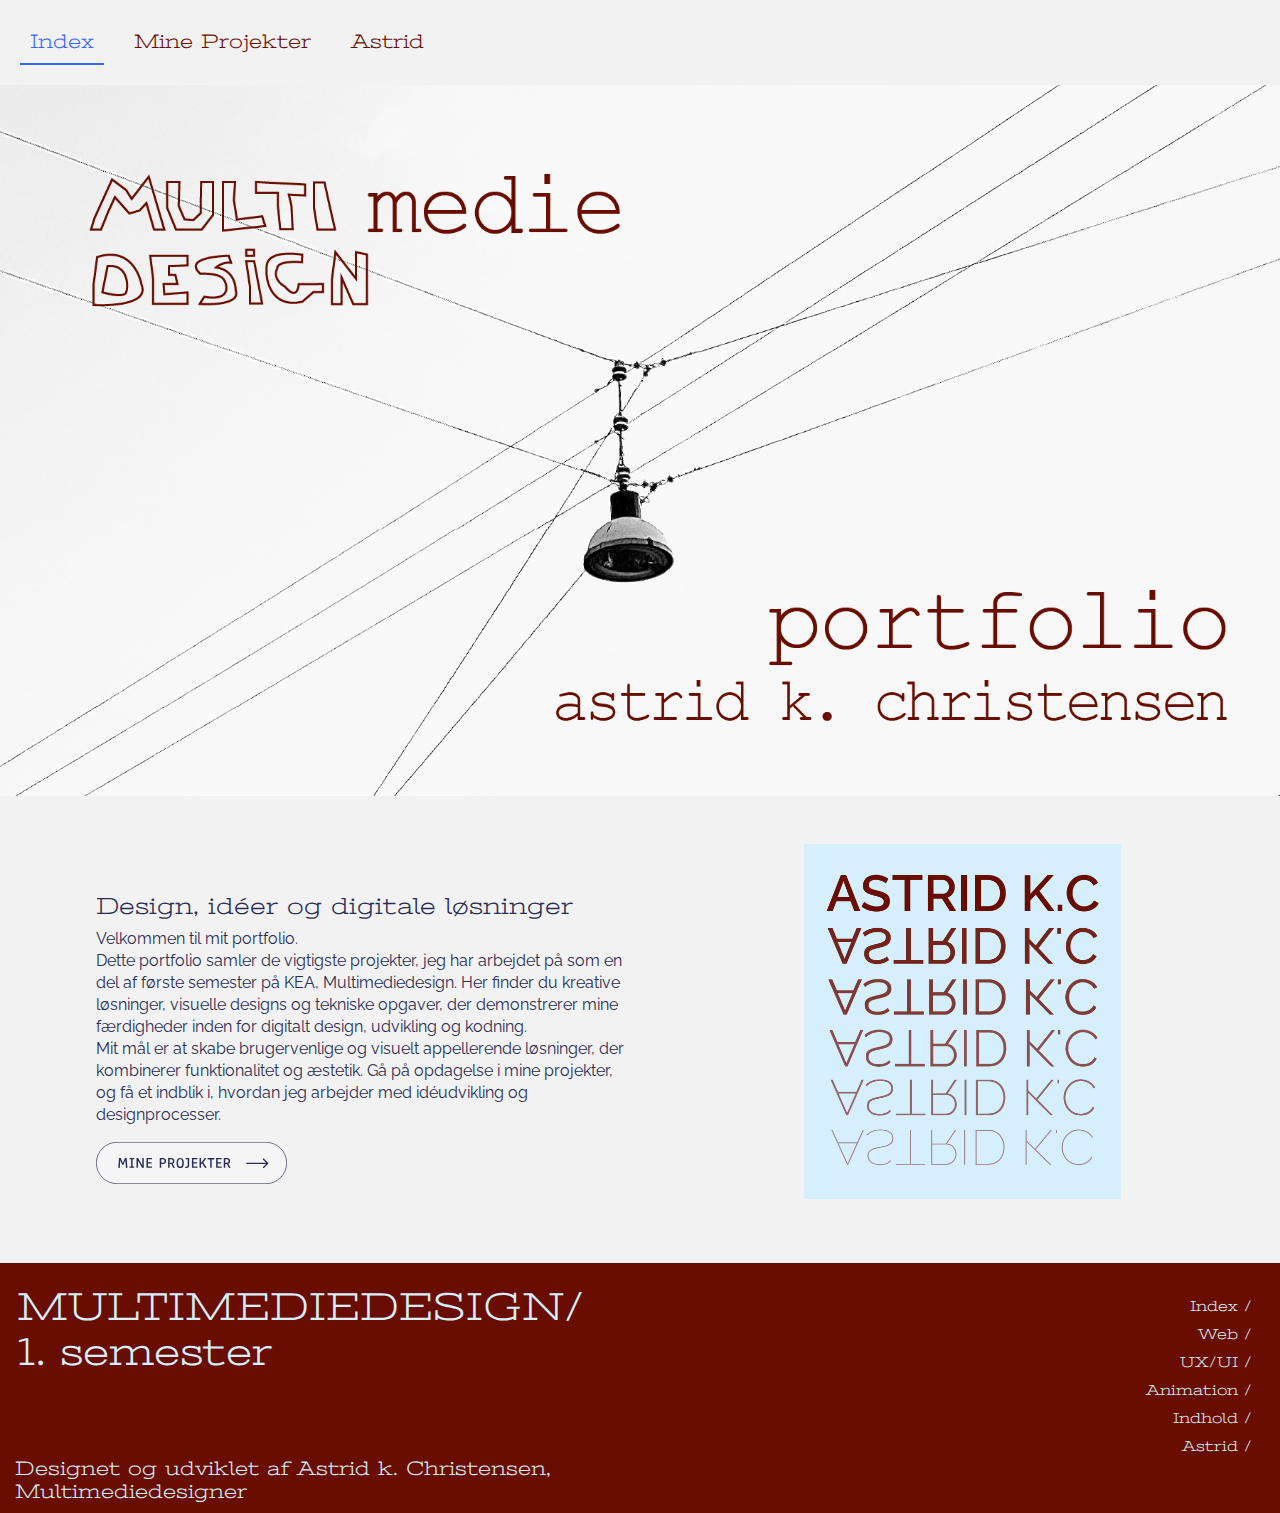
<file: index.html>
<!DOCTYPE html>
<html lang="da">

<head>
    <meta charset="UTF-8">
    <meta name="viewport" content="width=device-width, initial-scale=1.0">
    <meta name="robots" content="noindex, nofollow">
    <link
        href="https://fonts.googleapis.com/css2?family=Anaheim:wght@400..800&family=Cormorant+Garamond:ital,wght@0,300;0,400;0,500;0,600;0,700;1,300;1,400;1,500;1,600;1,700&family=Courier+Prime:ital,wght@0,400;0,700;1,400;1,700&family=JetBrains+Mono:ital,wght@0,100..800;1,100..800&family=Joan&family=Jomolhari&family=Libre+Franklin:ital,wght@0,100..900;1,100..900&family=Montserrat:ital,wght@0,100..900;1,100..900&family=Neuton:ital,wght@0,200;0,300;0,400;0,700;0,800;1,400&family=PT+Serif:ital,wght@0,400;0,700;1,400;1,700&family=Raleway:ital,wght@0,100..900;1,100..900&family=Stint+Ultra+Expanded&family=Yanone+Kaffeesatz:wght@200..700&display=swap"
        rel="stylesheet">
    <title>Portfolio Eksamen</title>
    <link rel="stylesheet" href="style.css">
    <link rel="stylesheet" href="menu.css">
</head>

<body>
    <header>
        <nav>
            <ul class="menu">
                <li><a href="index.html" class="active">Index</a></li>
                <li>
                    <a href="mine_projekter.html">Mine Projekter</a>

                    <ul class="dropdown">
                        <li><a href="web.html">Grundlæggende web</a></li>
                        <li><a href="ux_ui.html">Grundlæggende ux/ui</a></li>
                        <li><a href="animation.html">Grundlæggende animation</a></li>
                        <li><a href="indhold.html">Grundlæggende indhold</a></li>
                    </ul>
                </li>
                <li><a href="astrid.html">Astrid</a></li>
            </ul>
            <div class="burger">
                <div class="line"></div>
                <div class="line"></div>
                <div class="line"></div>
            </div>
        </nav>
    </header>
    <main>
        <div>
            <img src="billeder/hero_m_tekst.webp" alt="hero">
        </div>

        <div class="forside">
            <div>
                <h2>Design, idéer og digitale løsninger</h2>
                <p>Velkommen til mit portfolio. <br>Dette portfolio samler de vigtigste projekter, jeg har arbejdet på
                    som en
                    del af første
                    semester på KEA, Multimediedesign. Her finder du kreative løsninger, visuelle designs og tekniske
                    opgaver, der
                    demonstrerer mine færdigheder inden for digitalt design, udvikling og kodning. <br>Mit mål er at
                    skabe
                    brugervenlige og
                    visuelt appellerende løsninger, der kombinerer funktionalitet og æstetik. Gå på opdagelse i mine
                    projekter, og få et
                    indblik i, hvordan jeg arbejder med idéudvikling og designprocesser.</p>

                <a href="mine_projekter.html">
                    <img src="knapper/forside_knap.svg" alt="Mine projekter knap" class="projekt_knap">
                </a>

            </div>
            <div><img src="billeder/navn_billede.webp" alt="navn billede" class="navn_billede"></div>
        </div>





    </main>
    <footer>
        <div>
            <div class="h1_footer">
                <h1 class="tekst_multi_footer">MULTIMEDIEDESIGN/ <br> 1. semester</h1>
            </div>

            <div class="navigation">
                <ul class="footer_nav_1">

                    <li><a href="index.html">Index /</a></li>
                    <li><a href="web.html">Web /</a></li>
                    <li><a href="ux_ui.html">UX/UI /</a></li>
                    <li><a href="animation.html">Animation /</a></li>
                    <li><a href="indhold.html">Indhold /</a></li>
                    <li><a href="astrid.html">Astrid /</a></li>

                </ul>
            </div>

            <div>
                <h2 class="tekst_navn_footer"> Designet og udviklet af Astrid k. Christensen, <br>
                    Multimediedesigner</h2>
            </div>
        </div>
    </footer>
    <script src="menu.js" defer></script>



</body>

</html>
</file>
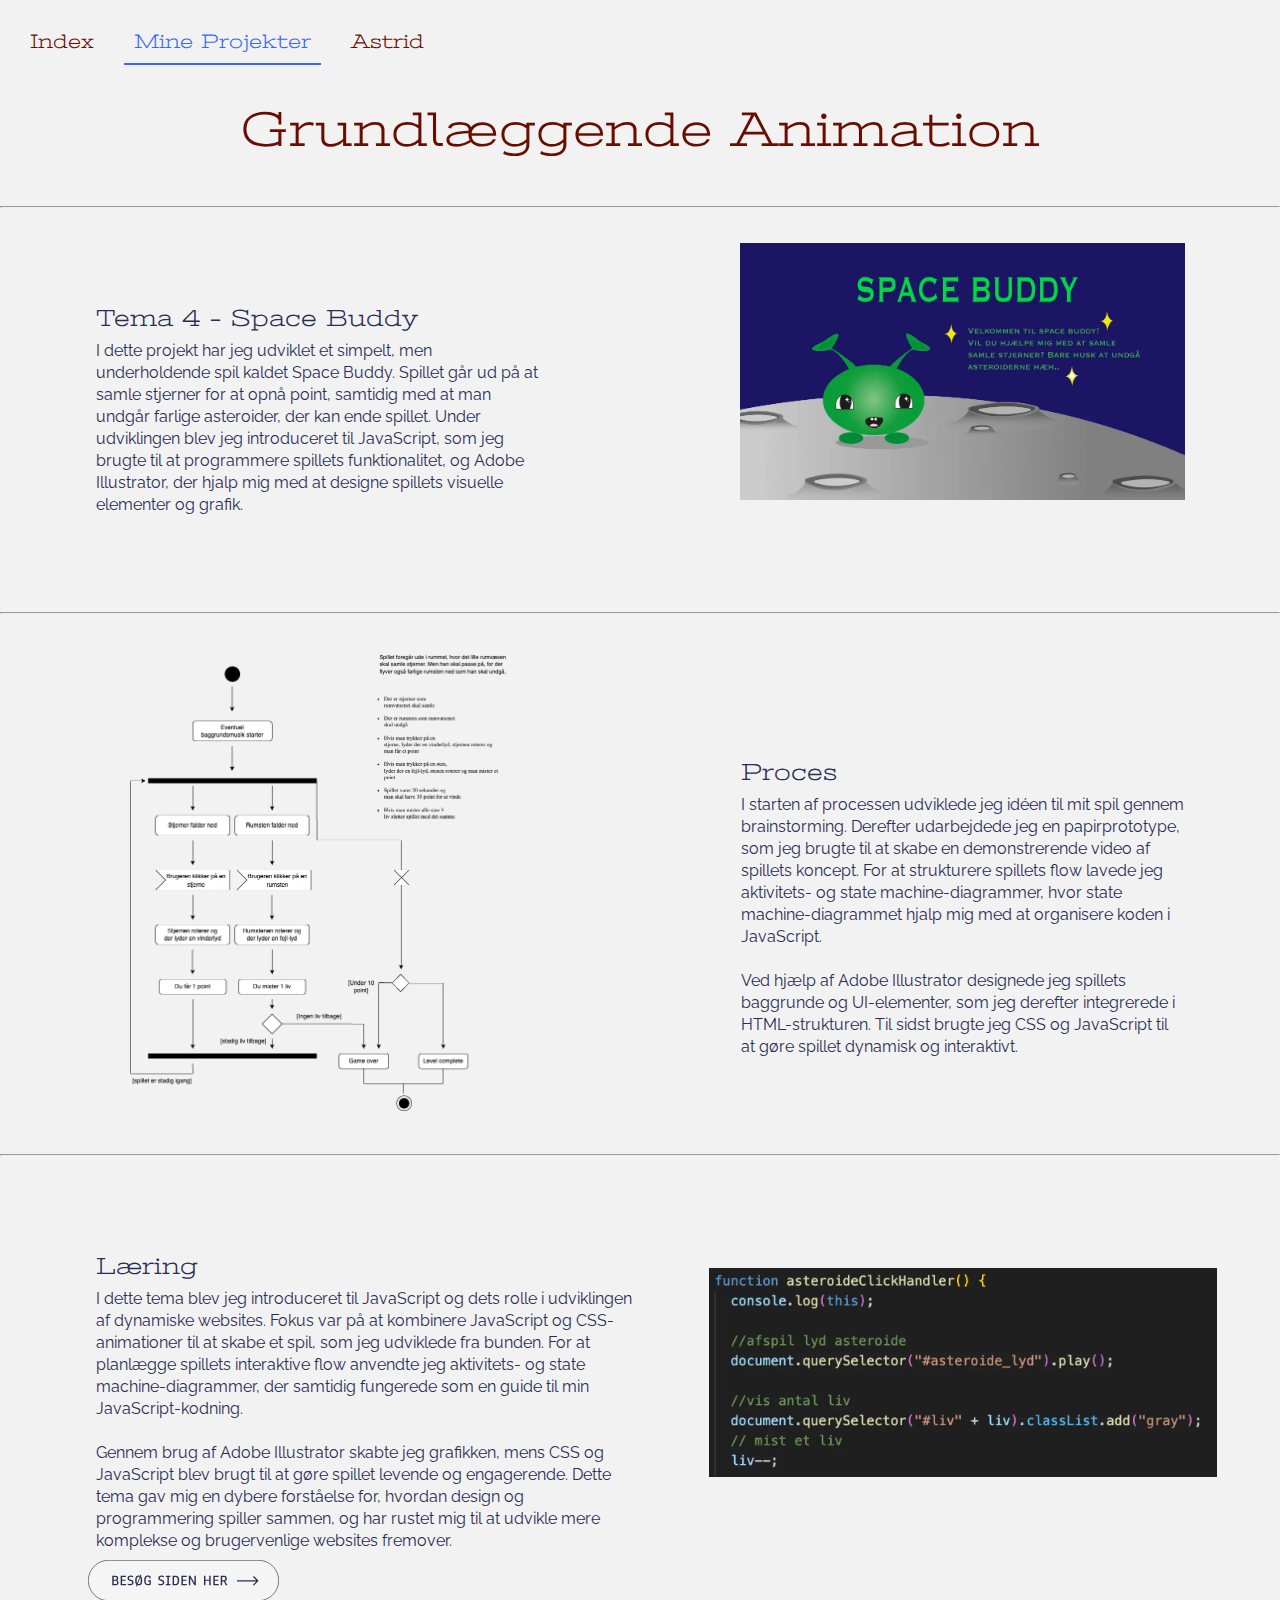
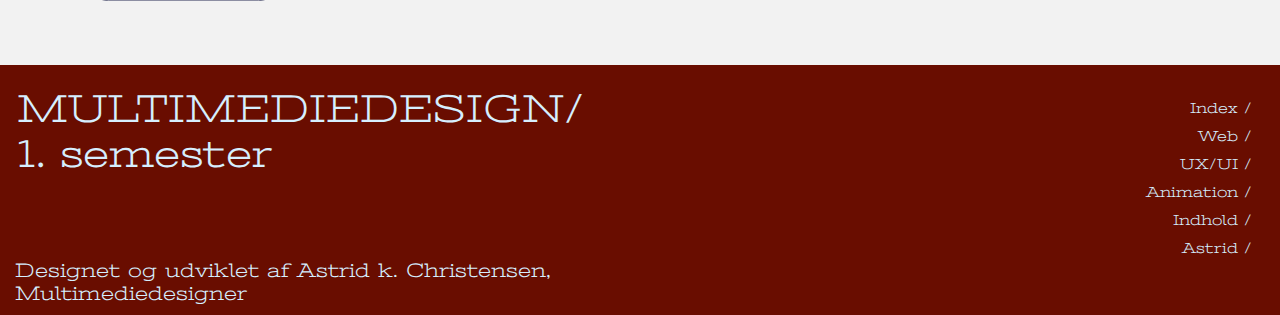
<file: animation.html>
<!DOCTYPE html>
<html lang="da">

<head>
    <meta charset="UTF-8">
    <meta name="viewport" content="width=device-width, initial-scale=1.0">
    <meta name="robots" content="noindex, nofollow">
    <link
        href="https://fonts.googleapis.com/css2?family=Anaheim:wght@400..800&family=Cormorant+Garamond:ital,wght@0,300;0,400;0,500;0,600;0,700;1,300;1,400;1,500;1,600;1,700&family=Courier+Prime:ital,wght@0,400;0,700;1,400;1,700&family=JetBrains+Mono:ital,wght@0,100..800;1,100..800&family=Joan&family=Jomolhari&family=Libre+Franklin:ital,wght@0,100..900;1,100..900&family=Montserrat:ital,wght@0,100..900;1,100..900&family=Neuton:ital,wght@0,200;0,300;0,400;0,700;0,800;1,400&family=PT+Serif:ital,wght@0,400;0,700;1,400;1,700&family=Raleway:ital,wght@0,100..900;1,100..900&family=Stint+Ultra+Expanded&family=Yanone+Kaffeesatz:wght@200..700&display=swap"
        rel="stylesheet">
    <title>Grundlæggende animation</title>
    <link rel="stylesheet" href="style.css">
    <link rel="stylesheet" href="menu.css">
</head>

<body>
    <header>
        <nav>
            <ul class="menu">
                <li><a href="index.html">Index</a></li>
                <li>
                    <a href="mine_projekter.html" class="active">Mine Projekter</a>

                    <ul class="dropdown">
                        <li><a href="web.html">Grundlæggende web</a></li>
                        <li><a href="ux_ui.html">Grundlæggende ux/ui</a></li>
                        <li><a href="animation.html">Grundlæggende animation</a></li>
                        <li><a href="indhold.html">Grundlæggende indhold</a></li>
                    </ul>

                </li>
                <li><a href="astrid.html">Astrid</a></li>

            </ul>
            <div class="burger">
                <div class="line"></div>
                <div class="line"></div>
                <div class="line"></div>
            </div>
        </nav>
    </header>
    <main>
        <h1>Grundlæggende Animation
        </h1>
        <hr>
        <div class="animation_tema">
            <div>
                <h2>Tema 4 - Space Buddy</h2>

                <p>I dette projekt har jeg udviklet et simpelt, men underholdende spil kaldet Space Buddy. Spillet går
                    ud på at samle stjerner for at opnå point, samtidig med at man undgår farlige
                    asteroider, der kan ende spillet. Under udviklingen blev jeg introduceret til JavaScript, som jeg
                    brugte til at
                    programmere spillets funktionalitet, og Adobe Illustrator, der hjalp mig med at designe spillets
                    visuelle elementer og
                    grafik.</p>
            </div>
            <div>
                <img src="billeder/spacebuddy.webp" alt="spacebuddy">
            </div>
        </div>
        <hr>
        <div class="animation_proces">
            <div>
                <h2>Proces</h2>
                <p>I starten af processen udviklede jeg idéen til mit spil gennem brainstorming. Derefter udarbejdede
                    jeg en
                    papirprototype, som jeg brugte til at skabe en demonstrerende video af spillets koncept. For at
                    strukturere spillets
                    flow lavede jeg aktivitets- og state machine-diagrammer, hvor state machine-diagrammet hjalp mig med
                    at organisere koden
                    i JavaScript. <br><br> Ved hjælp af Adobe Illustrator designede jeg spillets baggrunde og
                    UI-elementer, som jeg derefter
                    integrerede i HTML-strukturen. Til sidst brugte jeg CSS og JavaScript til at gøre spillet dynamisk
                    og interaktivt.</p>
            </div>
            <div class="aktivitetsdiagram">
                <img src="billeder/mit_diagram.webp" alt="aktivitetsdiagram">
            </div>
        </div>
        <hr>
        <div class="animation_laering">
            <div>
                <h2>Læring</h2>
                <p>I dette tema blev jeg introduceret til JavaScript og dets rolle i udviklingen af dynamiske websites.
                    Fokus var på at
                    kombinere JavaScript og CSS-animationer til at skabe et spil, som jeg udviklede fra bunden.
                    For at planlægge spillets interaktive flow anvendte jeg aktivitets- og state machine-diagrammer, der
                    samtidig fungerede
                    som en guide til min JavaScript-kodning. <br><br>Gennem brug af Adobe Illustrator skabte jeg
                    grafikken, mens CSS og JavaScript blev brugt til at gøre spillet levende og
                    engagerende. Dette tema gav mig en dybere forståelse for, hvordan design og programmering spiller
                    sammen, og har rustet
                    mig til at udvikle mere komplekse og brugervenlige websites fremover.</p>
                <a href="https://astridkc.dk/kea/04_animation%20/website/">
                    <img src="knapper/til_website_knap.svg" alt="knap til website" class="ani_website_knap">
                </a>
            </div>
            <div>
                <img src="billeder/javascript.webp" alt="javascript kode" class="java_kode">
            </div>
        </div>

    </main>
    <footer>
        <div>
            <div class="h1_footer">
                <h1 class="tekst_multi_footer">MULTIMEDIEDESIGN/ <br> 1. semester</h1>
            </div>

            <div class="navigation">
                <ul class="footer_nav_1">

                    <li><a href="index.html">Index /</a></li>
                    <li><a href="web.html">Web /</a></li>
                    <li><a href="ux_ui.html">UX/UI /</a></li>
                    <li><a href="animation.html">Animation /</a></li>
                    <li><a href="indhold.html">Indhold /</a></li>
                    <li><a href="astrid.html">Astrid /</a></li>

                </ul>
            </div>

            <div>
                <h2 class="tekst_navn_footer"> Designet og udviklet af Astrid k. Christensen, <br>
                    Multimediedesigner</h2>
            </div>
        </div>
    </footer>
    <script src="menu.js" defer></script>


</body>

</html>
</file>
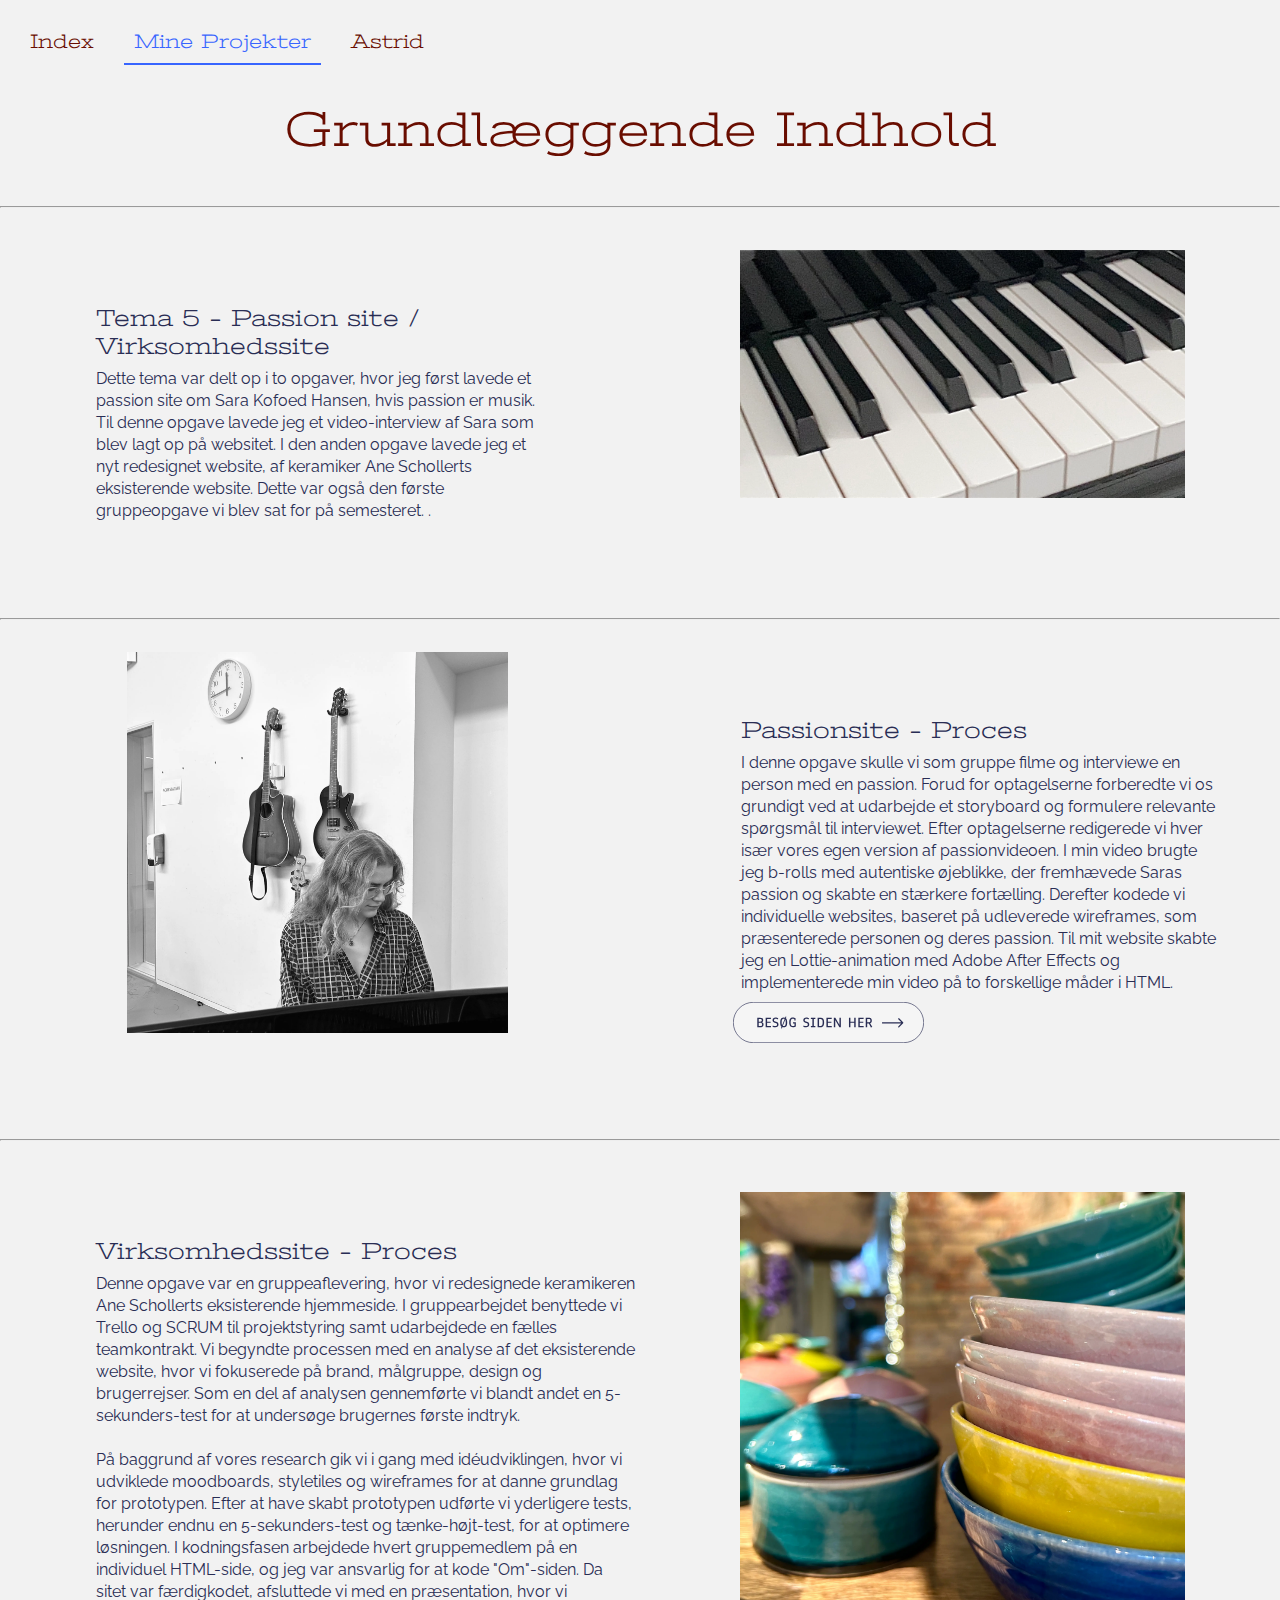
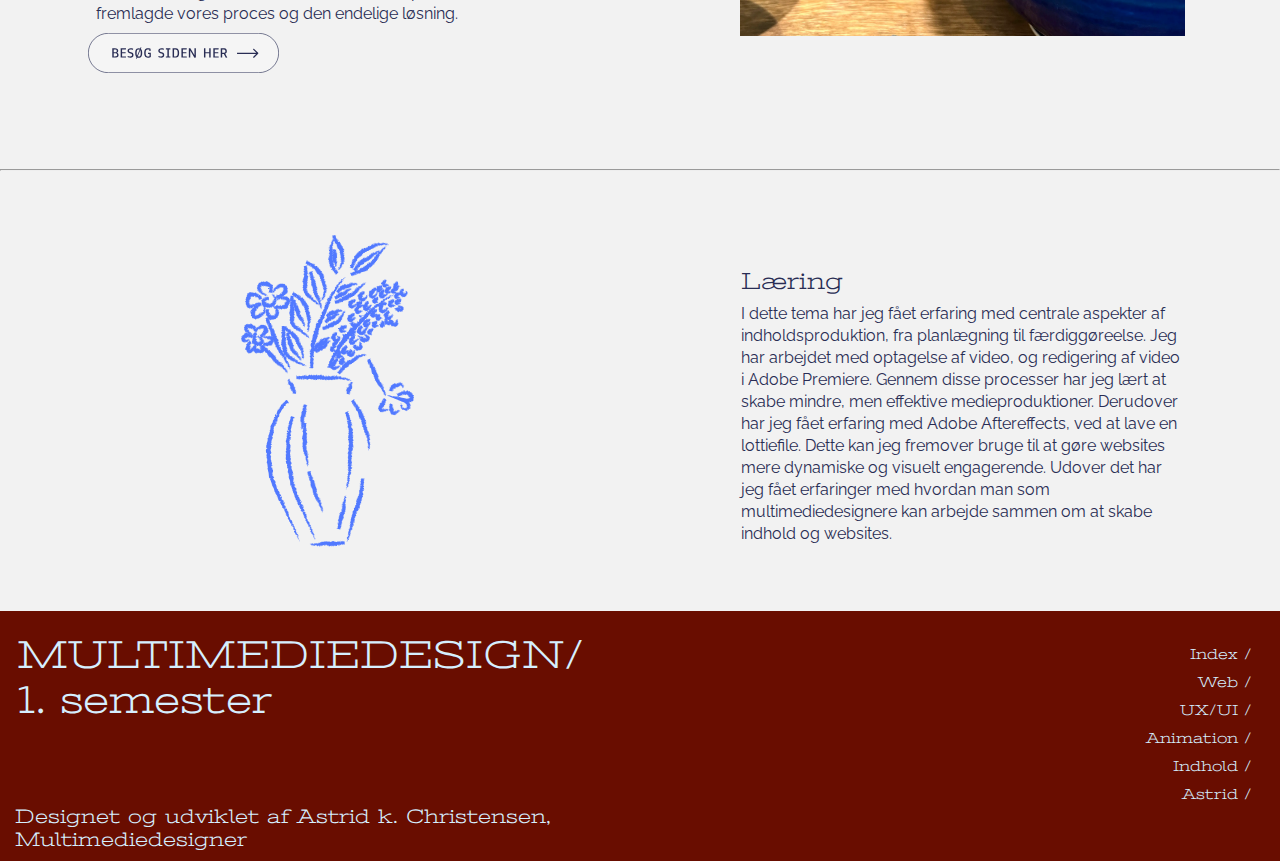
<file: indhold.html>
<!DOCTYPE html>
<html lang="da">

<head>
    <meta charset="UTF-8">
    <meta name="viewport" content="width=device-width, initial-scale=1.0">
    <meta name="robots" content="noindex, nofollow">
    <link
        href="https://fonts.googleapis.com/css2?family=Anaheim:wght@400..800&family=Cormorant+Garamond:ital,wght@0,300;0,400;0,500;0,600;0,700;1,300;1,400;1,500;1,600;1,700&family=Courier+Prime:ital,wght@0,400;0,700;1,400;1,700&family=JetBrains+Mono:ital,wght@0,100..800;1,100..800&family=Joan&family=Jomolhari&family=Libre+Franklin:ital,wght@0,100..900;1,100..900&family=Montserrat:ital,wght@0,100..900;1,100..900&family=Neuton:ital,wght@0,200;0,300;0,400;0,700;0,800;1,400&family=PT+Serif:ital,wght@0,400;0,700;1,400;1,700&family=Raleway:ital,wght@0,100..900;1,100..900&family=Stint+Ultra+Expanded&family=Yanone+Kaffeesatz:wght@200..700&display=swap"
        rel="stylesheet">
    <title>Grundlæggende indhold</title>
    <link rel="stylesheet" href="style.css">
    <link rel="stylesheet" href="menu.css">
</head>

<body>
    <header>
        <nav>
            <ul class="menu">
                <li><a href="index.html">Index</a></li>
                <li>
                    <a href="mine_projekter.html" class="active">Mine Projekter</a>

                    <ul class="dropdown">
                        <li><a href="web.html">Grundlæggende web</a></li>
                        <li><a href="ux_ui.html">Grundlæggende ux/ui</a></li>
                        <li><a href="animation.html">Grundlæggende animation</a></li>
                        <li><a href="indhold.html">Grundlæggende indhold</a></li>
                    </ul>

                </li>
                <li><a href="astrid.html">Astrid</a></li>

            </ul>
            <div class="burger">
                <div class="line"></div>
                <div class="line"></div>
                <div class="line"></div>
            </div>
        </nav>
    </header>
    <main>
        <h1>Grundlæggende Indhold</h1>
        <hr>
        <div class="indhold_tema">
            <div>
                <h2>Tema 5 - Passion site /
                    Virksomhedssite</h2>
                <p>Dette tema var delt op i to opgaver,
                    hvor jeg først lavede et passion site
                    om Sara Kofoed Hansen, hvis passion
                    er musik. Til denne opgave lavede jeg et
                    video-interview af Sara som blev lagt op
                    på websitet.
                    I den anden opgave lavede jeg et nyt
                    redesignet website, af keramiker Ane Schollerts
                    eksisterende website. Dette var også den første
                    gruppeopgave vi blev sat for på semesteret.
                    .</p>
            </div>
            <div>
                <img src="billeder/klaver_hero.webp" alt="klaver">
            </div>
        </div>
        <hr>

        <div class="passion">
            <div>
                <h2>Passionsite - Proces</h2>

                <p>I denne opgave skulle vi som gruppe filme og interviewe en person med en passion. Forud for
                    optagelserne forberedte vi
                    os grundigt ved at udarbejde et storyboard og formulere relevante spørgsmål til interviewet.
                    Efter optagelserne redigerede vi hver især vores egen version af passionvideoen. I min video brugte
                    jeg b-rolls med
                    autentiske øjeblikke, der fremhævede Saras passion og skabte en stærkere fortælling.
                    Derefter kodede vi individuelle websites, baseret på udleverede wireframes, som præsenterede
                    personen
                    og deres passion.
                    Til mit website skabte jeg en Lottie-animation med Adobe After Effects og implementerede min video
                    på to forskellige
                    måder i HTML.
                </p>
                <a href="https://astridkc.dk/kea/05_indhold/passion_site/index.html">
                    <img src="knapper/til_website_knap.svg" alt="knap til website" class="passion_site_knap">
                </a>

            </div>
            <div class="sara">
                <img src="billeder/sara.webp" alt="Sara Kofoed Hansen">
            </div>
        </div>
        <hr>
        <div class="virksomhedssite">
            <div>
                <h2>Virksomhedssite - Proces </h2>
                <p>
                    Denne opgave var en gruppeaflevering, hvor vi redesignede keramikeren Ane Schollerts eksisterende
                    hjemmeside. I
                    gruppearbejdet benyttede vi Trello og SCRUM til projektstyring samt udarbejdede en fælles
                    teamkontrakt.
                    Vi begyndte processen med en analyse af det eksisterende website, hvor vi fokuserede på brand,
                    målgruppe, design og
                    brugerrejser. Som en del af analysen gennemførte vi blandt andet en 5-sekunders-test for at
                    undersøge brugernes første
                    indtryk. <br><br>
                    På baggrund af vores research gik vi i gang med idéudviklingen, hvor vi udviklede moodboards,
                    styletiles og wireframes
                    for at danne grundlag for prototypen. Efter at have skabt prototypen udførte vi yderligere tests,
                    herunder endnu en
                    5-sekunders-test og tænke-højt-test, for at optimere løsningen.
                    I kodningsfasen arbejdede hvert gruppemedlem på en individuel HTML-side, og jeg var ansvarlig for at
                    kode "Om"-siden. Da
                    sitet var færdigkodet, afsluttede vi med en præsentation, hvor vi fremlagde vores proces og den
                    endelige løsning.</p>
                <a href="https://astridkc.dk/kea/05_indhold/virksomhedssite/om.html">
                    <img src="knapper/til_website_knap.svg" alt="knap til site" class="virksomhedssite_knap">
                </a>
            </div>
            <div>
                <img src="billeder/butik_1.webp" alt="butik" class="butik_img">
            </div>
        </div>
        <hr>
        <div class="laering_indhold">
            <div>
                <h2>Læring</h2>
                <p>I dette tema har jeg fået erfaring med centrale aspekter af indholdsproduktion, fra planlægning til
                    færdiggøreelse.
                    Jeg har arbejdet med optagelse af video, og redigering af video i Adobe Premiere. Gennem disse
                    processer har jeg lært
                    at skabe mindre, men effektive medieproduktioner. Derudover har jeg fået erfaring med Adobe
                    Aftereffects, ved at lave en
                    lottiefile. Dette kan jeg fremover bruge til at gøre websites mere dynamiske og visuelt engagerende.
                    Udover det har jeg
                    fået erfaringer med hvordan man som multimediedesignere kan arbejde sammen om at skabe indhold og
                    websites.
                </p>

            </div>
            <div class="illustration">
                <img src="billeder/illustration_blomst.svg" alt="vase">
            </div>
        </div>
    </main>
    <footer>
        <div>
            <div class="h1_footer">
                <h1 class="tekst_multi_footer">MULTIMEDIEDESIGN/ <br> 1. semester</h1>
            </div>

            <div class="navigation">
                <ul class="footer_nav_1">

                    <li><a href="index.html">Index /</a></li>
                    <li><a href="web.html">Web /</a></li>
                    <li><a href="ux_ui.html">UX/UI /</a></li>
                    <li><a href="animation.html">Animation /</a></li>
                    <li><a href="indhold.html">Indhold /</a></li>
                    <li><a href="astrid.html">Astrid /</a></li>

                </ul>
            </div>

            <div>
                <h2 class="tekst_navn_footer"> Designet og udviklet af Astrid k. Christensen, <br>
                    Multimediedesigner</h2>
            </div>
        </div>
    </footer>
    <script src="menu.js" defer></script>


</body>

</html>
</file>
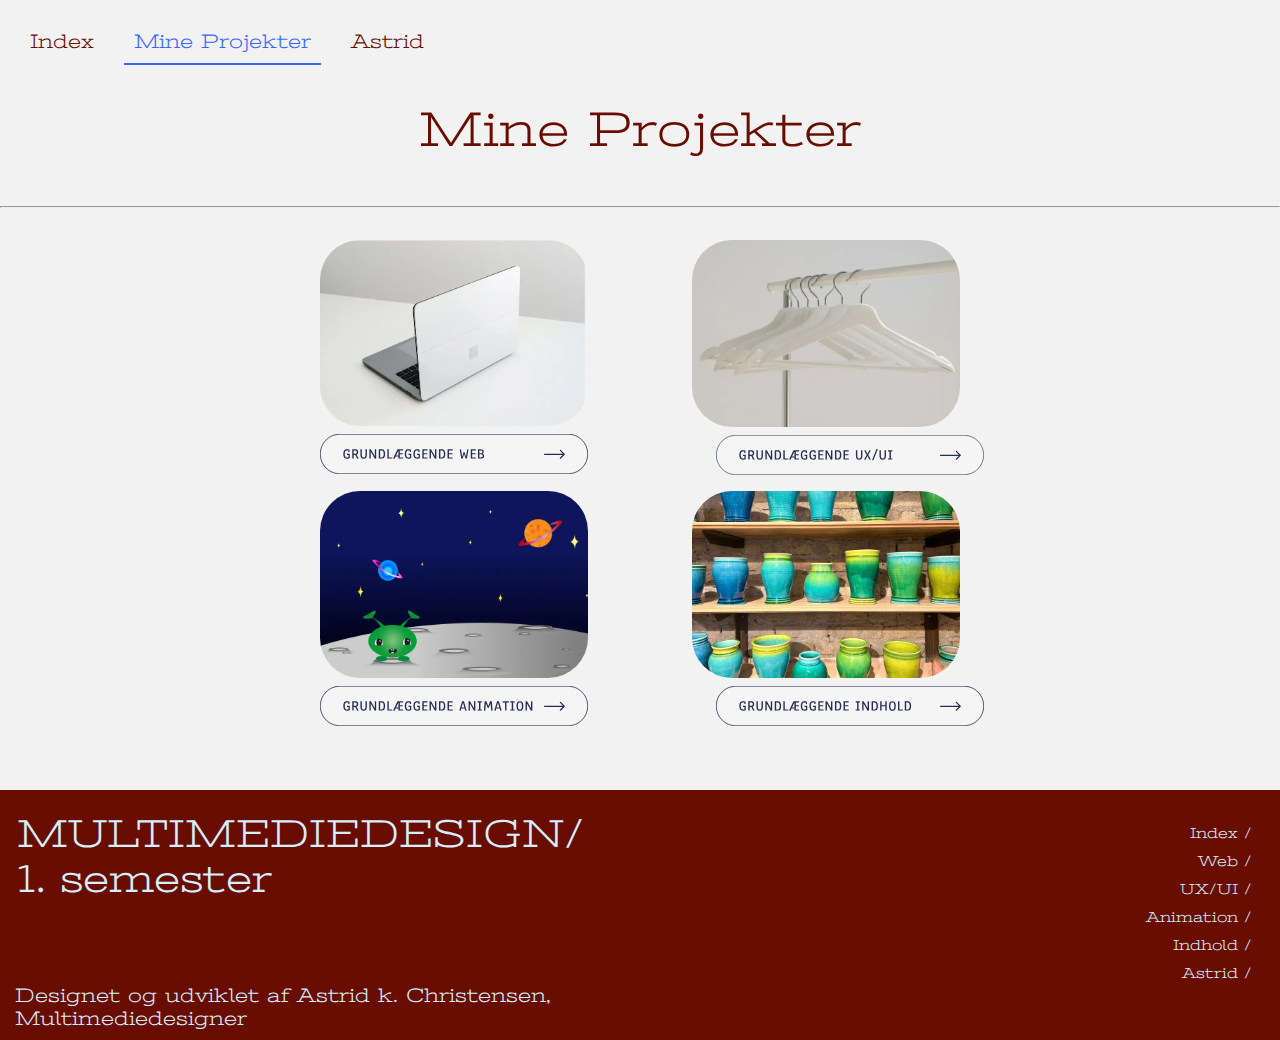
<file: mine_projekter.html>
<!DOCTYPE html>
<html lang="da">

<head>
    <meta charset="UTF-8">
    <meta name="viewport" content="width=device-width, initial-scale=1.0">
    <meta name="robots" content="noindex, nofollow">
    <link
        href="https://fonts.googleapis.com/css2?family=Anaheim:wght@400..800&family=Cormorant+Garamond:ital,wght@0,300;0,400;0,500;0,600;0,700;1,300;1,400;1,500;1,600;1,700&family=Courier+Prime:ital,wght@0,400;0,700;1,400;1,700&family=JetBrains+Mono:ital,wght@0,100..800;1,100..800&family=Joan&family=Jomolhari&family=Libre+Franklin:ital,wght@0,100..900;1,100..900&family=Montserrat:ital,wght@0,100..900;1,100..900&family=Neuton:ital,wght@0,200;0,300;0,400;0,700;0,800;1,400&family=PT+Serif:ital,wght@0,400;0,700;1,400;1,700&family=Raleway:ital,wght@0,100..900;1,100..900&family=Stint+Ultra+Expanded&family=Yanone+Kaffeesatz:wght@200..700&display=swap"
        rel="stylesheet">
    <title>Mine Projekter</title>
    <link rel="stylesheet" href="style.css">
    <link rel="stylesheet" href="menu.css">
</head>

<body>
    <header>
        <nav>
            <ul class="menu">
                <li><a href="index.html">Index</a></li>
                <li>
                    <a href="mine_projekter.html" class="active">Mine Projekter</a>

                    <ul class="dropdown">
                        <li><a href="web.html">Grundlæggende web</a></li>
                        <li><a href="ux_ui.html">Grundlæggende ux/ui</a></li>
                        <li><a href="animation.html">Grundlæggende animation</a></li>
                        <li><a href="indhold.html">Grundlæggende indhold</a></li>
                    </ul>

                </li>
                <li><a href="astrid.html">Astrid</a></li>

            </ul>

            <div class="burger">
                <div class="line"></div>
                <div class="line"></div>
                <div class="line"></div>
            </div>
        </nav>
    </header>
    <main class="mine_projekter_main">
        <h1>Mine Projekter</h1>
        <hr>
        <div class="mine_projekter">
            <div class="mine_projekter_grid">

                <div class="web_container">
                    <a href="web.html">
                        <img src="billeder/projekt_computer.webp" alt="projekt web" class="windows_img">
                        <img src="knapper/web_knap.svg" alt="web knap" class="web_knap">
                    </a>
                </div>


                <div class="ux_container">
                    <a href="ux_ui.html">
                        <img src=" billeder/projekt_hangers.webp" alt="Projekt ux/ui" class="hangers_img">
                        <img src="knapper/ux_ui_knap.svg" alt="uw/ui knap" class="ux_ui_knap">
                    </a>
                </div>

            </div>
            <div class="mine_projekter_grid">

                <div class="ani_container">
                    <a href="animation.html">
                        <img src="billeder/sb_projekt.webp" alt="Projekt animation" class="sb_img">
                        <img src="knapper/animation_knap.svg" alt="animation knap" class="ani_knap">
                    </a>
                </div>


                <div class="indhold_container">
                    <a href="indhold.html">
                        <img src="billeder/projekt_vaser.webp" alt="Projekt indhold" class="vaser_img">
                        <img src="knapper/indhold_knap.svg" alt="indhold knap" class="indhold_knap">
                    </a>
                </div>

            </div>
        </div>

    </main>
    <footer>
        <div>
            <div class="h1_footer">
                <h1 class="tekst_multi_footer">MULTIMEDIEDESIGN/ <br> 1. semester</h1>
            </div>

            <div class="navigation">
                <ul class="footer_nav_1">

                    <li><a href="index.html">Index /</a></li>
                    <li><a href="web.html">Web /</a></li>
                    <li><a href="ux_ui.html">UX/UI /</a></li>
                    <li><a href="animation.html">Animation /</a></li>
                    <li><a href="indhold.html">Indhold /</a></li>
                    <li><a href="astrid.html">Astrid /</a></li>

                </ul>
            </div>

            <div>
                <h2 class="tekst_navn_footer"> Designet og udviklet af Astrid k. Christensen, <br>
                    Multimediedesigner</h2>
            </div>
        </div>
    </footer>
    <script src="menu.js" defer></script>


</body>

</html>
</file>
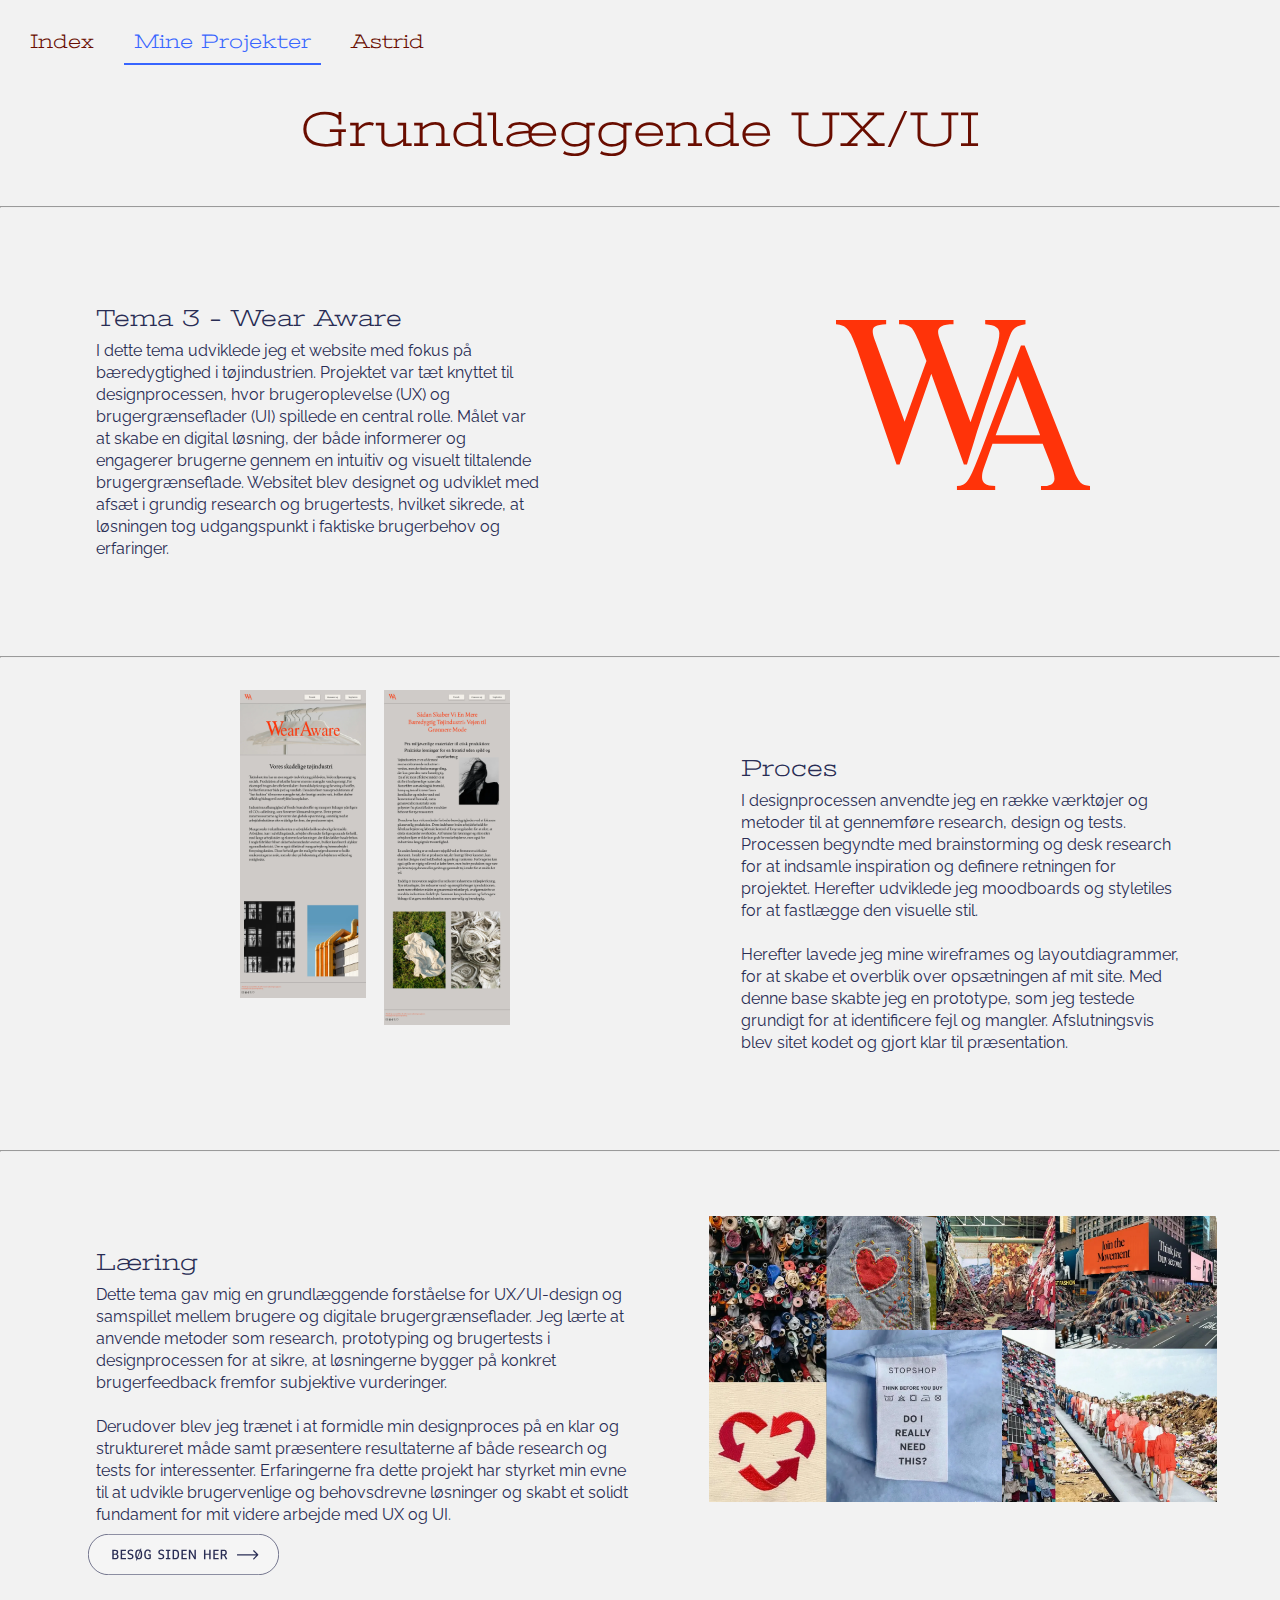
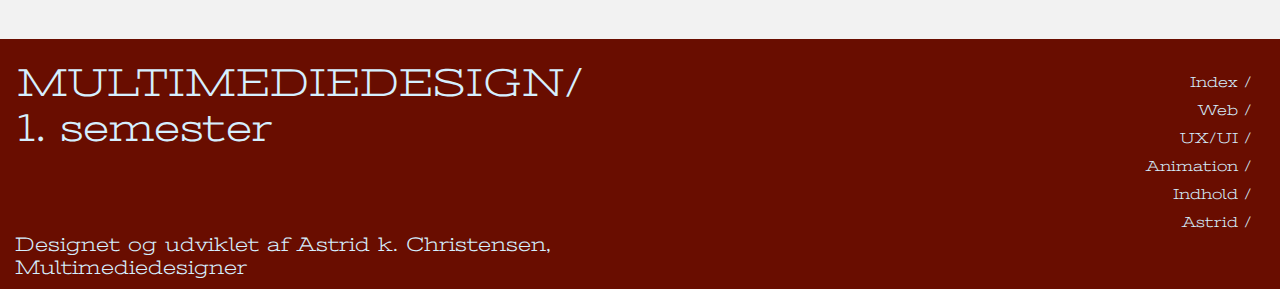
<file: ux_ui.html>
<!DOCTYPE html>
<html lang="da">

<head>
    <meta charset="UTF-8">
    <meta name="viewport" content="width=device-width, initial-scale=1.0">
    <meta name="robots" content="noindex, nofollow">
    <link
        href="https://fonts.googleapis.com/css2?family=Anaheim:wght@400..800&family=Cormorant+Garamond:ital,wght@0,300;0,400;0,500;0,600;0,700;1,300;1,400;1,500;1,600;1,700&family=Courier+Prime:ital,wght@0,400;0,700;1,400;1,700&family=JetBrains+Mono:ital,wght@0,100..800;1,100..800&family=Joan&family=Jomolhari&family=Libre+Franklin:ital,wght@0,100..900;1,100..900&family=Montserrat:ital,wght@0,100..900;1,100..900&family=Neuton:ital,wght@0,200;0,300;0,400;0,700;0,800;1,400&family=PT+Serif:ital,wght@0,400;0,700;1,400;1,700&family=Raleway:ital,wght@0,100..900;1,100..900&family=Stint+Ultra+Expanded&family=Yanone+Kaffeesatz:wght@200..700&display=swap"
        rel="stylesheet">
    <title>Grundlæggende ux/ui</title>
    <link rel="stylesheet" href="style.css">
    <link rel="stylesheet" href="menu.css">
</head>

<body>
    <header>
        <nav>
            <ul class="menu">
                <li><a href="index.html">Index</a></li>
                <li>
                    <a href="mine_projekter.html" class="active">Mine Projekter</a>

                    <ul class="dropdown">
                        <li><a href="web.html">Grundlæggende web</a></li>
                        <li><a href="ux_ui.html">Grundlæggende ux/ui</a></li>
                        <li><a href="animation.html">Grundlæggende animation</a></li>
                        <li><a href="indhold.html">Grundlæggende indhold</a></li>
                    </ul>

                </li>
                <li><a href="astrid.html">Astrid</a></li>

            </ul>
            <div class="burger">
                <div class="line"></div>
                <div class="line"></div>
                <div class="line"></div>
            </div>
        </nav>
    </header>
    <main>
        <h1>Grundlæggende UX/UI</h1>
        <hr>
        <div class="wear_aware">
            <div>
                <h2>Tema 3 - Wear Aware</h2>
                <p>
                    I dette tema udviklede jeg et website med fokus på bæredygtighed i tøjindustrien. Projektet var tæt
                    knyttet til
                    designprocessen, hvor brugeroplevelse (UX) og brugergrænseflader (UI) spillede en central rolle.
                    Målet var at skabe en
                    digital løsning, der både informerer og engagerer brugerne gennem en intuitiv og visuelt tiltalende
                    brugergrænseflade.
                    Websitet blev designet og udviklet med afsæt i grundig research og brugertests, hvilket sikrede, at
                    løsningen tog
                    udgangspunkt i faktiske brugerbehov og erfaringer.
                </p>
            </div>
            <div>
                <img src="billeder/wa_logo.svg" alt="logo">
            </div>
        </div>
        <hr>

        <div class="proces_wa">
            <div>
                <h2>Proces</h2>
                <p>I designprocessen anvendte jeg en række værktøjer og metoder til at gennemføre research, design og
                    tests. Processen
                    begyndte med brainstorming og desk research for at indsamle inspiration og definere retningen for
                    projektet. Herefter
                    udviklede jeg moodboards og styletiles for at fastlægge den visuelle stil. <br><br>Herefter lavede
                    jeg mine wireframes og layoutdiagrammer, for at skabe et overblik over opsætningen af mit site. Med
                    denne base skabte jeg en prototype, som jeg testede grundigt for at identificere fejl og mangler.
                    Afslutningsvis blev
                    sitet kodet og gjort klar til præsentation.</p>
            </div>
            <div class="proces_billeder">
                <img src="billeder/wa_forside.webp" alt="prototype" class="proto_forside">
                <img src="billeder/wa_gronnere.webp" alt="prototype2" class="proto_gronnere">
            </div>
        </div>
        <hr>
        <div class="laering_wa">
            <div>
                <h2>Læring</h2>
                <p>Dette tema gav mig en grundlæggende forståelse for UX/UI-design og samspillet mellem brugere og
                    digitale
                    brugergrænseflader. Jeg lærte at anvende metoder som research, prototyping og brugertests i
                    designprocessen for at
                    sikre, at løsningerne bygger på konkret brugerfeedback fremfor subjektive vurderinger.
                    <br><br>Derudover blev jeg trænet i at formidle min designproces på en klar og struktureret måde
                    samt
                    præsentere resultaterne af
                    både research og tests for interessenter. Erfaringerne fra dette projekt har styrket min evne til at
                    udvikle
                    brugervenlige og behovsdrevne løsninger og skabt et solidt fundament for mit videre arbejde med UX
                    og UI.
                </p>
                <a href="https://astridkc.dk/kea/03_ux/wearaware/">
                    <img src="knapper/til_website_knap.svg" alt="knap til site" class="ux_ui_site">
                </a>
            </div>
            <div>
                <img src="billeder/wa_moodboard.webp" alt="moodboard" class="wa_moodboard">

            </div>
        </div>
    </main>
    <footer>
        <div>
            <div class="h1_footer">
                <h1 class="tekst_multi_footer">MULTIMEDIEDESIGN/ <br> 1. semester</h1>
            </div>

            <div class="navigation">
                <ul class="footer_nav_1">

                    <li><a href="index.html">Index /</a></li>
                    <li><a href="web.html">Web /</a></li>
                    <li><a href="ux_ui.html">UX/UI /</a></li>
                    <li><a href="animation.html">Animation /</a></li>
                    <li><a href="indhold.html">Indhold /</a></li>
                    <li><a href="astrid.html">Astrid /</a></li>

                </ul>
            </div>

            <div>
                <h2 class="tekst_navn_footer"> Designet og udviklet af Astrid k. Christensen, <br>
                    Multimediedesigner</h2>
            </div>
        </div>
    </footer>
    <script src="menu.js" defer></script>


</body>

</html>
</file>
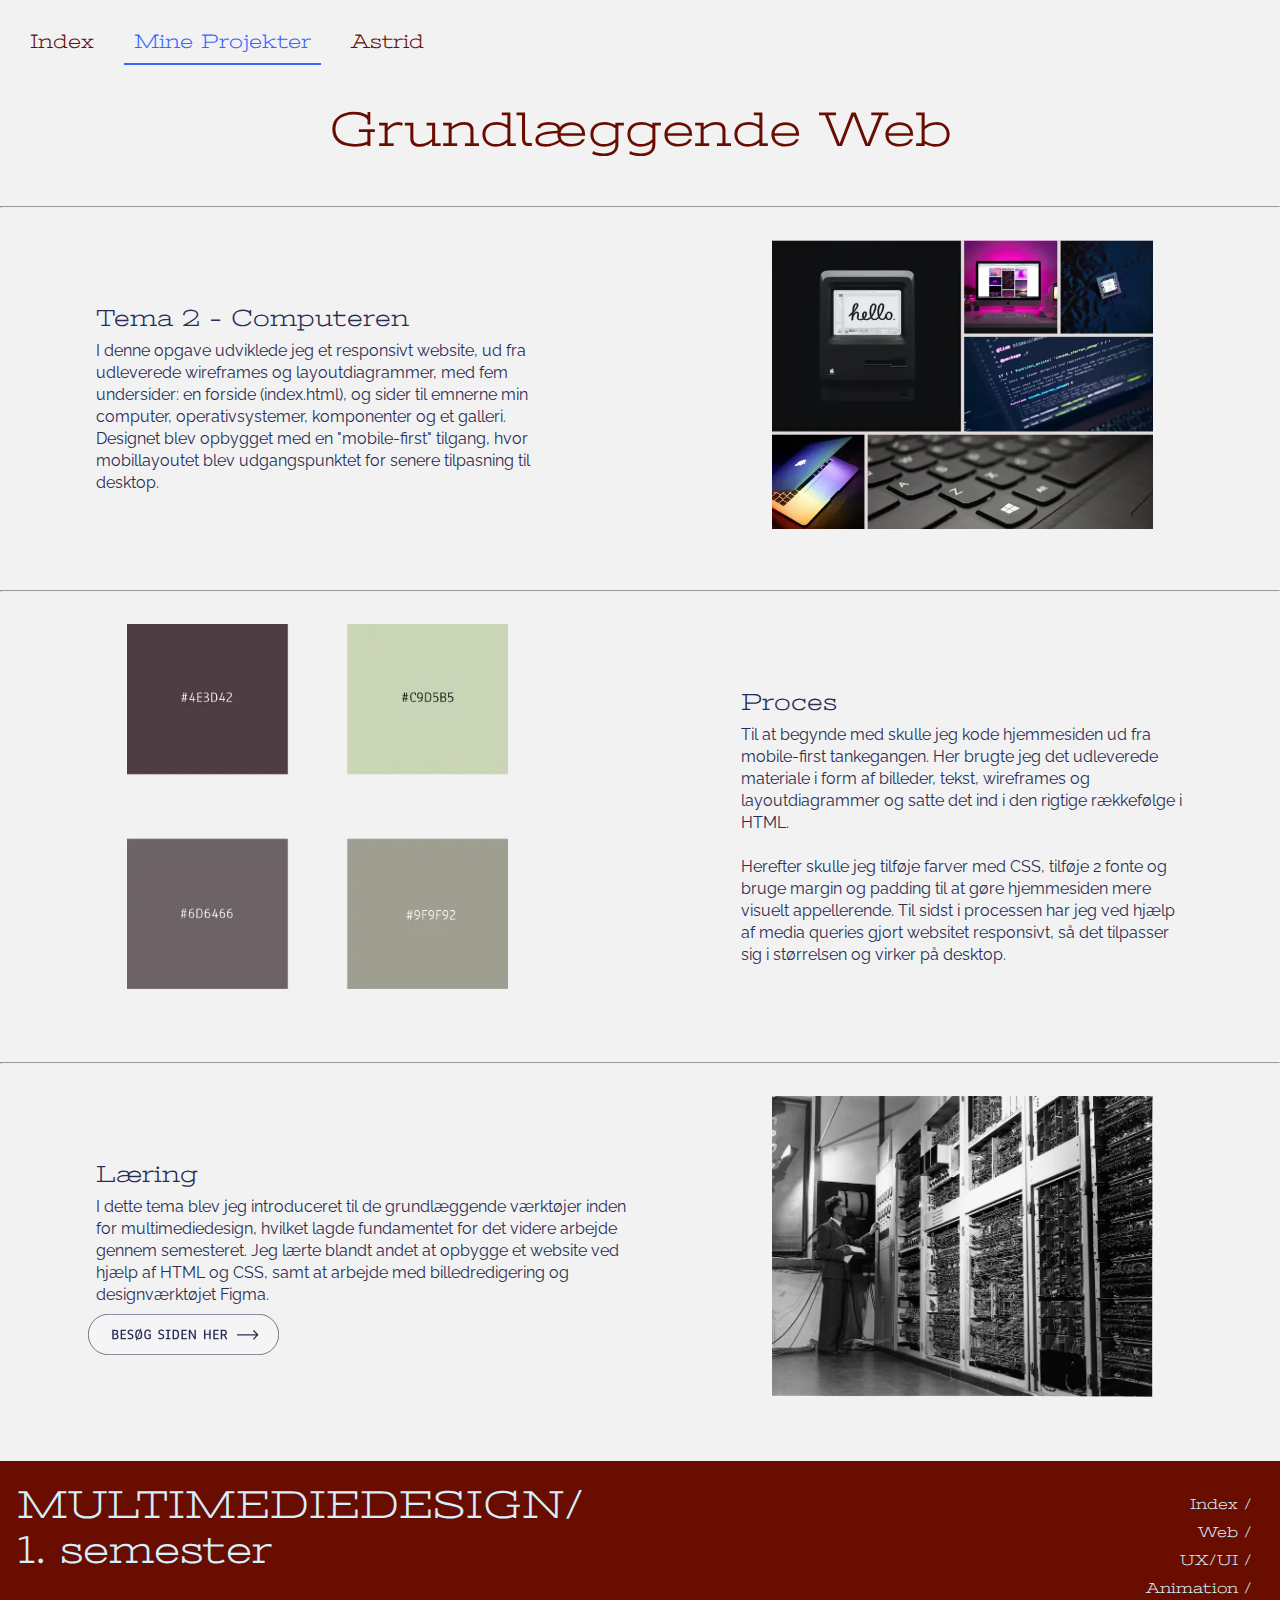
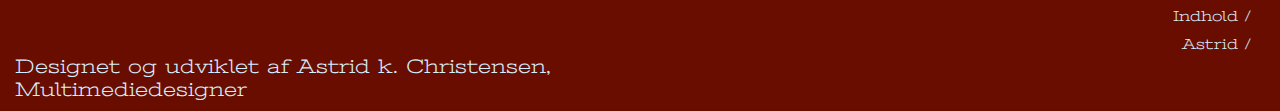
<file: web.html>
<!DOCTYPE html>
<html lang="da">

<head>
    <meta charset="UTF-8">
    <meta name="viewport" content="width=device-width, initial-scale=1.0">
    <meta name="robots" content="noindex, nofollow">
    <link
        href="https://fonts.googleapis.com/css2?family=Anaheim:wght@400..800&family=Cormorant+Garamond:ital,wght@0,300;0,400;0,500;0,600;0,700;1,300;1,400;1,500;1,600;1,700&family=Courier+Prime:ital,wght@0,400;0,700;1,400;1,700&family=JetBrains+Mono:ital,wght@0,100..800;1,100..800&family=Joan&family=Jomolhari&family=Libre+Franklin:ital,wght@0,100..900;1,100..900&family=Montserrat:ital,wght@0,100..900;1,100..900&family=Neuton:ital,wght@0,200;0,300;0,400;0,700;0,800;1,400&family=PT+Serif:ital,wght@0,400;0,700;1,400;1,700&family=Raleway:ital,wght@0,100..900;1,100..900&family=Stint+Ultra+Expanded&family=Yanone+Kaffeesatz:wght@200..700&display=swap"
        rel="stylesheet">

    <title>Grundlæggende web</title>
    <link rel="stylesheet" href="style.css">
    <link rel="stylesheet" href="menu.css">
</head>

<body>
    <header>
        <nav>
            <ul class="menu">
                <li><a href="index.html">Index</a></li>
                <li>
                    <a href="mine_projekter.html" class="active">Mine Projekter</a>

                    <ul class="dropdown">
                        <li><a href="web.html">Grundlæggende web</a></li>
                        <li><a href="ux_ui.html">Grundlæggende ux/ui</a></li>
                        <li><a href="animation.html">Grundlæggende animation</a></li>
                        <li><a href="indhold.html">Grundlæggende indhold</a></li>
                    </ul>

                </li>
                <li><a href="astrid.html">Astrid</a></li>

            </ul>
            <div class="burger">
                <div class="line"></div>
                <div class="line"></div>
                <div class="line"></div>
            </div>
        </nav>
    </header>
    <main>

        <h1 class="web_h1">Grundlæggende Web</h1>
        <hr>

        <div class="web_grid">
            <div>
                <h2>Tema 2 - Computeren</h2>
                <p>I denne opgave udviklede jeg et responsivt website, ud fra udleverede wireframes og layoutdiagrammer,
                    med fem
                    undersider: en forside (index.html), og sider til emnerne min computer, operativsystemer,
                    komponenter og et galleri.
                    Designet blev opbygget med en "mobile-first" tilgang, hvor mobillayoutet blev udgangspunktet for
                    senere tilpasning til
                    desktop.</p>

            </div>
            <div>
                <img src="billeder/galleri_web.webp" alt="galleri">
            </div>
        </div>
        <hr>

        <div class="web_proces">
            <div>
                <h2>Proces</h2>
                <p>Til at begynde med skulle jeg kode hjemmesiden ud fra mobile-first tankegangen. Her brugte jeg det
                    udleverede materiale
                    i form af billeder, tekst, wireframes og layoutdiagrammer og satte det ind i den rigtige rækkefølge
                    i HTML. <br><br> Herefter skulle jeg tilføje farver med CSS, tilføje 2 fonte og bruge margin og
                    padding til at gøre hjemmesiden mere
                    visuelt appellerende.
                    Til sidst i processen har jeg ved hjælp af media queries gjort websitet responsivt, så det tilpasser
                    sig i størrelsen og
                    virker på desktop.</p>
            </div>
            <div class="farvekoder_img">
                <img src="billeder/web_farver.webp" alt="farvekoder">
            </div>
        </div>
        <hr>

        <div class="web_laering">
            <div>
                <h2>Læring</h2>
                <p>I dette tema blev jeg introduceret til de grundlæggende værktøjer inden for multimediedesign, hvilket
                    lagde fundamentet
                    for det videre arbejde gennem semesteret. Jeg lærte blandt andet at opbygge et website ved hjælp af
                    HTML og CSS, samt at
                    arbejde med billedredigering og designværktøjet Figma.</p>
                <a href="https://astridkc.dk/kea/02_web/01_website/website/">
                    <img src="knapper/til_website_knap.svg" alt="website" class="web_site">
                </a>
            </div>
            <div>
                <img src="billeder/web_slide.webp" alt="computer" class="computer_img">
            </div>
        </div>
    </main>
    <footer>
        <div>
            <div class="h1_footer">
                <h1 class="tekst_multi_footer">MULTIMEDIEDESIGN/ <br> 1. semester</h1>
            </div>

            <div class="navigation">
                <ul class="footer_nav_1">

                    <li><a href="index.html">Index /</a></li>
                    <li><a href="web.html">Web /</a></li>
                    <li><a href="ux_ui.html">UX/UI /</a></li>
                    <li><a href="animation.html">Animation /</a></li>
                    <li><a href="indhold.html">Indhold /</a></li>
                    <li><a href="astrid.html">Astrid /</a></li>

                </ul>
            </div>

            <div>
                <h2 class="tekst_navn_footer"> Designet og udviklet af Astrid k. Christensen, <br>
                    Multimediedesigner</h2>
            </div>
        </div>
    </footer>
    <script src="menu.js" defer></script>


</body>

</html>
</file>
<file: style.css>
img {
  width: 100%;
  height: auto;
  display: block;
}

/******* fonts ***********/
.raleway {
  font-family: "Raleway", serif;
  font-weight: 400;
  font-style: normal;
}
.stint-ultra-expanded-regular {
  font-family: "Stint Ultra Expanded", serif;
  font-weight: 400;
  font-style: normal;
}

/******* farver *******
Off white
#F2F2F2
Lyseblå
#D6EFFF 
Mørkerød
#690D00
Mørkeblå
#292D54
Blå
#3865FF
*************************/

main {
  background-color: #f2f2f2;
}

/***************index*****************/
.navn_billede {
  width: 80%;
  margin: 0 auto;
  padding-bottom: 2rem;
}
.projekt_knap {
  width: 40%;
  margin-left: 1rem;
  margin-top: 1rem;
  margin-bottom: 2rem;
}
.projekt_knap:hover {
  transform: scale(1.1);
}
@media (min-width: 600px) {
  .forside {
    display: grid;
    grid-template-columns: 1fr 1fr;
    gap: 10px;
  }
  .navn_billede {
    width: 50%;
    margin: 0 auto;
    margin-bottom: 2rem;
    margin-top: 3rem;
  }
  .projekt_knap {
    width: 30%;
    margin-left: 6rem;
  }
  .forside p {
    margin: 0%;
    margin-left: 6rem;
  }
}

/***********Mine projekter******************/

.windows_img,
.hangers_img,
.sb_img,
.vaser_img {
  width: 60%;
  margin: 0 auto;
  margin-top: 1rem;
  border-radius: 40px;
}
.windows_img:hover {
  border: 5px solid #3865ff;
}
.hangers_img:hover {
  border: 5px solid #3865ff;
}
.sb_img:hover {
  border: 5px solid #3865ff;
}
.vaser_img:hover {
  border: 5px solid #3865ff;
}

.ux_ui_knap,
.ani_knap,
.web_knap,
.indhold_knap {
  width: 60%;
  margin-left: 5.5rem;
  margin-top: 0.5rem;
  top: 40%;
  left: 9%;
}
.indhold_knap {
  padding-bottom: 2rem;
}

.indhold_knap:hover {
  transform: scale(1.1);
}
.web_knap:hover {
  transform: scale(1.1);
}
.ani_knap:hover {
  transform: scale(1.1);
}
.ux_ui_knap:hover {
  transform: scale(1.1);
}

@media (min-width: 600px) {
  .mine_projekter_grid {
    display: grid;
    grid-template-columns: 1fr 1fr;
    gap: 2px;
  }

  .mine_projekter {
    width: 70%;
    margin: 0% auto;
    margin-top: 1rem;
    padding-bottom: 2rem;
  }

  .windows_img,
  .sb_img {
    margin-left: 8rem;
  }
  .vaser_img,
  .hangers_img {
    margin-right: 8rem;
  }

  .ani_knap,
  .web_knap {
    margin-left: 8rem;
  }
  .ux_ui_knap,
  .indhold_knap {
    margin: 0%;
    margin-left: 4.7rem;
    margin-top: 0.5rem;
  }
}

/****************** web ******************/
h1 {
  font-family: "Stint Ultra Expanded", serif;
  font-weight: 400;
  color: #690d00;
  text-align: center;
  font-size: 32px;
  padding: 1rem;
}

h2 {
  font-family: "Stint Ultra Expanded", serif;
  font-weight: 300;
  color: #292d54;
  font-size: 24px;
  margin-left: 1rem;
  margin-top: 1rem;
  margin-bottom: 0.5rem;
}

p {
  font-family: "Raleway", serif;
  font-weight: 400;
  margin-left: 1rem;
  margin-right: 1rem;
  line-height: 20px;
  color: #292d54;
  margin-bottom: 1rem;
}
hr {
  color: #292d54;
  margin-top: 2rem;
}

.web_grid img {
  width: 90%;
  margin: 0 auto;
}
.web_proces img {
  width: 80%;
  margin: 0 auto;
  margin-top: 2rem;
}
.computer_img {
  width: 80%;
  margin: 0 auto;
  margin-top: 2rem;
  padding-bottom: 2rem;
}
.web_site {
  width: 40%;
  margin-left: 1rem;
  margin-top: 0.5rem;
}
.web_site:hover {
  transform: scale(1.1);
}

@media (min-width: 600px) {
  .web_grid {
    display: grid;
    grid-template-columns: 1fr 1fr;
    gap: 10px;
  }
  h1 {
    font-size: 50px;
  }
  p {
    font-size: 16px;
    margin-left: 6rem;
    margin-right: 6rem;
    line-height: 22px;
    margin-bottom: 4rem;
  }
  .web_grid img {
    width: 60%;
    margin-top: 2rem;
  }
  h2 {
    margin-left: 6rem;
    margin-top: 6rem;
  }
  .web_proces {
    display: grid;
    grid-template-columns: 1fr 1fr;
    gap: 10px;
  }
  .web_proces img {
    width: 60%;
  }
  .farvekoder_img {
    order: -1;
  }
  .web_laering {
    display: grid;
    grid-template-columns: 1fr 1fr;
    gap: 10px;
  }
  .computer_img {
    width: 60%;
    margin-bottom: 2rem;
  }
  .web_site {
    width: 30%;
    margin-left: 5.5rem;
  }
  .web_laering p {
    margin: 0%;
    margin-left: 6rem;
  }
}

/*************** ux/ui *****************/

.wear_aware img {
  width: 40%;
  margin-top: 2rem;
  margin: 0 auto;
}
.proto_forside {
  width: 70%;
  margin-top: 2rem;
  margin: 0 auto;
  margin-left: 3rem;
}
.proto_gronnere {
  width: 70%;
  margin: 0 auto;
  margin-right: 3rem;
}
.proces_billeder {
  display: grid;
  grid-template-columns: 1fr 1fr;
  gap: 5px;
}
.wa_moodboard {
  width: 96%;
  margin-top: 2rem;
  margin: 0 auto;
  margin-bottom: 2rem;
}
.ux_ui_site {
  width: 40%;
  margin-left: 1rem;
  margin-top: 0.5rem;
  margin-bottom: 2rem;
}
.ux_ui_site:hover {
  transform: scale(1.1);
}

@media (min-width: 600px) {
  .wear_aware {
    display: grid;
    grid-template-columns: 1fr 1fr;
    gap: 10px;
  }
  .wear_aware img {
    width: 40%;
    margin-top: 7rem;
  }
  .proces_wa {
    display: grid;
    grid-template-columns: 1fr 1fr;
    gap: 10px;
  }
  .proces_wa img {
    width: 40%;
    margin-top: 2rem;
  }
  .proto_forside {
    margin: 0%;
    margin-left: 15rem;
  }
  .proto_gronnere {
    margin: 0%;
    margin-left: 4rem;
  }
  .proces_billeder {
    order: -1;
  }
  .laering_wa {
    display: grid;
    grid-template-columns: 1fr 1fr;
    gap: 10px;
  }
  .wa_moodboard {
    width: 80%;
    margin-top: 4rem;
    margin-bottom: 2rem;
  }
  .laering_wa p {
    margin: 0%;
    margin-left: 6rem;
  }
  .ux_ui_site {
    width: 30%;
    margin-left: 5.5rem;
    margin-bottom: 4rem;
  }
}

/*************** animation **************/

.animation_tema img {
  width: 95%;
  margin: 0 auto;
}
.aktivitetsdiagram img {
  width: 90%;
  margin: 0 auto;
}
.java_kode {
  width: 95%;
  margin: 0 auto;
  margin-bottom: 2rem;
}
.ani_website_knap {
  width: 40%;
  margin-left: 1rem;
  margin-top: 0.5rem;
  margin-bottom: 2rem;
}
.ani_website_knap:hover {
  transform: scale(1.1);
}

@media (min-width: 600px) {
  .animation_tema {
    display: grid;
    grid-template-columns: 1fr 1fr;
    gap: 10px;
  }
  .animation_tema img {
    width: 70%;
    margin-top: 2.2rem;
  }
  .animation_proces {
    display: grid;
    grid-template-columns: 1fr 1fr;
    gap: 10px;
  }
  .aktivitetsdiagram {
    order: -1;
  }
  .aktivitetsdiagram img {
    width: 60%;
    margin-top: 2rem;
  }
  .animation_proces h2 {
    margin-top: 9rem;
  }
  .animation_laering {
    display: grid;
    grid-template-columns: 1fr 1fr;
    gap: 10px;
  }
  .java_kode {
    margin-top: 7rem;
    width: 80%;
  }
  .animation_laering p {
    margin: 0%;
    margin-left: 6rem;
  }
  .ani_website_knap {
    width: 30%;
    margin-left: 5.5rem;
    margin-bottom: 4rem;
  }
}

/******************indhold*******************/

.indhold_tema img {
  width: 95%;
  margin: 0 auto;
}
.sara img {
  width: 90%;
  margin: 0 auto;
}
.butik_img {
  width: 90%;
  margin: 0 auto;
}
.laering_indhold img {
  width: 50%;
  margin-left: 2rem;
  padding-bottom: 2rem;
}
.passion_site_knap {
  width: 40%;
  margin-left: 1rem;
  margin-top: 0.5rem;
  margin-bottom: 2rem;
}
.passion_site_knap:hover {
  transform: scale(1.1);
}
.virksomhedssite_knap {
  width: 40%;
  margin-left: 1rem;
  margin-top: 0.5rem;
  margin-bottom: 2rem;
}
.virksomhedssite_knap:hover {
  transform: scale(1.1);
}
@media (min-width: 600px) {
  .indhold_tema {
    display: grid;
    grid-template-columns: 1fr 1fr;
    gap: 10px;
  }
  .passion {
    display: grid;
    grid-template-columns: 1fr 1fr;
    gap: 10px;
  }
  .virksomhedssite {
    display: grid;
    grid-template-columns: 1fr 1fr;
    gap: 10px;
  }
  .laering_indhold {
    display: grid;
    grid-template-columns: 1fr 1fr;
    gap: 10px;
  }
  .indhold_tema img {
    width: 70%;
    margin-top: 2.6rem;
  }
  .sara {
    order: -1;
  }
  .sara img {
    width: 60%;
    margin-top: 2rem;
  }
  .butik_img {
    width: 70%;
    margin-top: 3.2rem;
  }
  .laering_indhold img {
    width: 80%;
    margin-top: 4rem;
  }
  .illustration {
    order: -1;
    margin: 0 auto;
    margin-bottom: 2rem;
  }
  .virksomhedssite_knap {
    width: 30%;
    margin-left: 5.5rem;
    margin-bottom: 4rem;
  }
  .passion_site_knap {
    width: 30%;
    margin-left: 5.5rem;
    margin-bottom: 4rem;
  }
  .passion p {
    margin: 0%;
    margin-left: 6rem;
    margin-right: 4rem;
  }
  .virksomhedssite p {
    margin: 0%;
    margin-left: 6rem;
  }
}

/*******************Astrid***************/

.astrid_main {
  background: url(billeder/astrid_baggrund.webp) no-repeat center/cover;
}
.mit_navn {
  margin: 0% auto;
  width: 90%;
  padding-top: 2rem;
  margin-bottom: 1.5rem;
}
.om_mig p {
  margin-right: 0.2rem;
}
.mig {
  width: 90%;
  margin: 0 auto;
  margin-top: 1rem;
  margin-bottom: 2rem;
  border: 5px solid #3865ff;
}
.uddannelse {
  background-color: #d6efff;
  padding-bottom: 2rem;
}
.uddannelse h2 {
  padding-top: 2rem;
}
.uddannelse p {
  margin-top: 1rem;
  margin-bottom: 1.5rem;
  font-family: "Stint Ultra Expanded", serif;
}
.uddannelse img {
  width: 80%;
  margin: 0 auto;
  border: 5px solid #3865ff;
}
.skills {
  margin-bottom: 1rem;
  margin-top: 2rem;
  text-align: center;
}
.natur_collage {
  width: 90%;
  margin: 0% auto;

  border: 5px solid #3865ff;
}
.natur {
  padding-bottom: 2rem;
}
.skills_grid p {
  margin-bottom: 1rem;
  text-align: center;
  font-family: "Stint Ultra Expanded", serif;
}
.skills2_grid p {
  margin-bottom: 1rem;
  text-align: center;
  font-family: "Stint Ultra Expanded", serif;
}

@media (min-width: 600px) {
  .om_mig {
    display: grid;
    grid-template-columns: 1fr 1fr;
    gap: 10px;
  }
  .mig {
    width: 50%;
    margin-top: 8rem;
    margin-bottom: 5rem;
  }
  .mit_navn {
    margin-top: 7rem;
    margin-left: 6rem;
    width: 70%;
  }
  .uddannelse {
    display: grid;
    grid-template-columns: 1fr 1fr;
    gap: 10px;
  }
  .textilskolen_grid {
    order: -1;
  }
  .textilskolen_grid img {
    width: 50%;
    margin-top: 4rem;
    margin-bottom: 2rem;
  }
  .uddannelse h2 {
    margin-top: 7rem;
    margin-bottom: 2rem;
  }
  .uddannelse p {
    line-height: 40px;
  }

  .skills_grid {
    display: grid;
    grid-template-columns: 1fr 1fr 1fr 1fr;
    gap: 10px;
  }
  .skills {
    text-align: center;
    margin: 0%;
    padding-top: 2rem;
    margin-bottom: 2rem;
  }

  .skills2_grid {
    display: grid;
    grid-template-columns: 1fr 1fr 1fr;
    gap: 10px;
  }
  .skills2_grid p {
    text-align: center;
    margin-bottom: 4rem;
  }
  .natur_collage {
    width: 70%;
    margin-bottom: 2rem;
  }
}

/************ footer *************/
footer {
  position: relative;
  background-color: #690d00;
  padding: 2px;
  height: 250px;
  display: flex;
  justify-content: space-between;
}
.tekst_multi_footer {
  position: absolute;
  top: 5px;
  left: 1px;
  color: #d6efff;
  font-family: "Stint Ultra Expanded", serif;
  text-align: left;
  font-size: 15px;
}
.navigation a {
  position: absolute;
  right: 2px;
  padding-top: 1rem;
  padding-right: 0.5rem;
  text-decoration: none;
  color: #d6efff;
  font-family: "Stint Ultra Expanded", serif;
  font-size: 12px;
}
.tekst_navn_footer {
  position: absolute;
  left: 1px;
  bottom: 5px;
  color: #d6efff;
  text-align: left;
  font-size: 10px;
}
.footer_nav_1 a:hover {
  color: #3865ff;
}
.footer_nav_2 a:hover {
  color: #3865ff;
}
.footer_nav_1 li {
  margin-bottom: 10px;
}
@media (min-width: 600px) {
  .tekst_multi_footer {
    font-size: 40px;
  }
  .tekst_navn_footer {
    margin: 0%;
    bottom: 10px;
    font-size: 20px;
    left: 15px;
  }
  .navigation a {
    right: 20px;
    font-size: 15px;
    margin-top: 1rem;
  }
}
</file>
<file: menu.css>
* {
  margin: 0;
  padding: 0;
  box-sizing: border-box;
}

header {
  position: sticky;
  top: 0;
  display: flex;
  justify-content: space-between;
  align-items: center;
  padding: 20px;
  background: #f2f2f2;
}

.astrid_header {
  background: url(billeder/astrid_baggrund.webp) no-repeat center/cover;
}

nav {
  display: flex;
  align-items: center;
}

.menu {
  display: flex;
  list-style: none;
  margin: 0;
  padding: 0;
}

.menu li {
  margin-right: 20px;
  position: relative;
}

.menu li:last-child {
  margin-right: 0;
}

.menu a {
  display: block;
  padding: 10px;
  color: #690d00;
  text-decoration: none;
  transition: color 0.3s;
  text-align: end;
  font-size: 20px;
  font-family: "Stint Ultra Expanded", serif;
}

.menu a:hover {
  color: #3865ff;
}

.menu a.active {
  color: #3865ff;
  border-bottom: 2px solid #3865ff; /* Streg under den aktive side */
}

.burger {
  width: 30px;
  height: 20px;
  cursor: pointer;
}

.burger .line {
  width: 100%;
  height: 2px;
  background-color: #690d00;
  margin-bottom: 5px;
  transition: 0.2s linear;
}
.burger {
  display: none;
}

/************ Dropdown med hjælp fra chat gpt*************/
/* Dropdown styles */
.dropdown {
  display: none; /* Skjuler dropdown som standard */
  position: absolute;
  top: 100%; /* Placerer dropdown under "Mine Projekter" */
  left: 0;
  background-color: #f2f2f2;
  box-shadow: 0px 4px 6px rgba(0, 0, 0, 0.1);
  list-style: none;
  padding: 10px 0;
  margin: 0;
  z-index: 10;
  min-width: 150px;
}

.dropdown li {
  margin: 0;
}

.dropdown a {
  display: block;
  padding: 10px 20px;
  color: #3865ff;
  text-decoration: none;
  white-space: nowrap; /* Forhindrer tekst i at bryde */
  text-align: left;
  font-size: 12px;
}

.dropdown a:hover {
  background-color: #f0f0f0; /* Giver en baggrundsfarve ved hover */
  color: blue;
}

.dropdown a:hover {
  background-color: #f0f0f0;
  color: blue;
}

/* Hover-effekt for dropdown */
.menu li:hover .dropdown {
  display: block;
}

@media screen and (max-width: 800px) {
  .menu {
    display: none;
  }
  .burger {
    display: block;
  }
  .burger.active .line:nth-child(1) {
    transform: rotate(45deg) translate(5px, 5px);
    transition: 0.2s linear;
  }

  .burger.active .line:nth-child(2) {
    opacity: 0;
    transition: 0.15s linear;
  }

  .burger.active .line:nth-child(3) {
    transform: rotate(-45deg) translate(5px, -5px);
    transition: 0.2s linear;
  }

  nav.active .menu {
    display: block;
    background-color: #f2f2f2;
    position: absolute;
    top: 94px;
    left: 0;
    width: 100%;
    box-shadow: 0 10px 10px rgba(0, 0, 0, 0.1);
    z-index: 1;
  }

  nav.active .menu li {
    margin: 10px 20px;
  }

  nav.active .menu a {
    font-size: 20px;
    color: #690d00;
    font-family: "Anaheim", serif;
    text-align: left;
    padding-left: 20px;
  }
  nav:active .menu a:active {
    color: #3865ff;
  }
}
</file>
